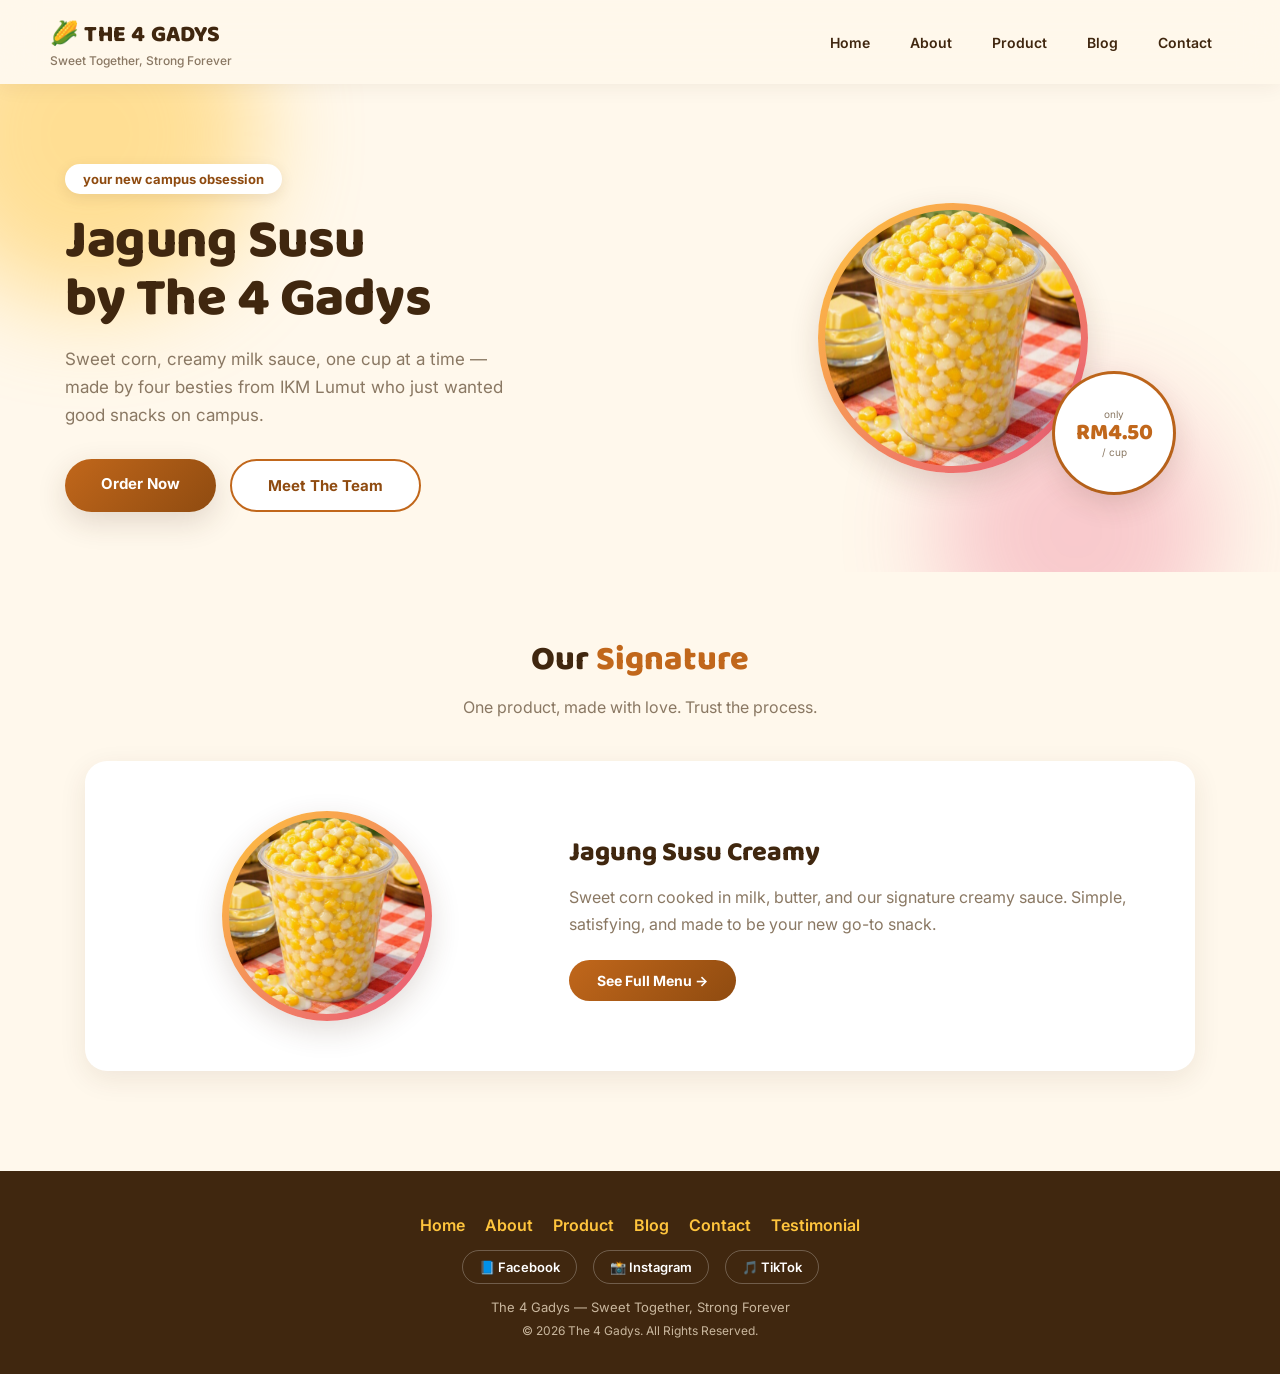
<file: index.html>
<!DOCTYPE html>
<html lang="en">
<head>
    <meta charset="UTF-8">
    <meta name="viewport" content="width=device-width, initial-scale=1.0">
    <title>The 4 Gadys - Home 🌽</title>
    <link rel="stylesheet" href="style.css">
</head>
<body>

    <header>
        <div class="logo">
            <h1>🌽 THE 4 GADYS</h1>
            <span>Sweet Together, Strong Forever</span>
        </div>
        <nav>
            <ul>
                <li><a href="index.html">Home</a></li>
                <li><a href="about.html">About</a></li>
                <li class="has-dropdown" tabindex="0">
                    <a href="product.html">Product</a>
                    <ul class="dropdown-menu">
                        <li><a href="testimonial.html">⭐ Testimonial</a></li>
                    </ul>
                </li>
                <li><a href="blog.html">Blog</a></li>
                <li><a href="contact.html">Contact</a></li>
            </ul>
        </nav>
    </header>

    <!-- ===== HERO ===== -->
    <section class="hero">
        <div class="blob"></div>
        <div class="blob"></div>
        <div class="hero-inner">
            <div class="hero-text">
                <span class="brand-tag">your new campus obsession</span>
                <h1>Jagung Susu<br>by The 4 Gadys</h1>
                <p class="subtitle">Sweet corn, creamy milk sauce, one cup at a time — made by four besties from IKM Lumut who just wanted good snacks on campus.</p>
                <div class="btn-group">
                    <a href="product.html" class="btn-primary">Order Now</a>
                    <a href="about.html" class="btn-secondary">Meet The Team</a>
                </div>
            </div>
            <div class="hero-visual">
                <div class="hero-particles">
                    <span style="left:6%; animation-delay:0s;">🌽</span>
                    <span style="left:20%; animation-delay:1.5s;">🥛</span>
                    <span style="left:35%; animation-delay:3s;">✨</span>
                    <span style="left:58%; animation-delay:0.8s;">🌽</span>
                    <span style="left:75%; animation-delay:2.2s;">🥛</span>
                    <span style="left:88%; animation-delay:1.1s;">✨</span>
                </div>
                <div class="sticker-circle"><img src="jagung.jpeg" alt="Jagung Susu Creamy"></div>
                <div class="price-stamp">
                    <span class="only">only</span>
                    <span class="amount">RM4.50</span>
                    <span class="unit">/ cup</span>
                </div>
            </div>
        </div>
    </section>

    <!-- ===== FEATURED PRODUCT ===== -->
    <section class="container">
        <h2 class="section-title">Our <span class="highlight">Signature</span></h2>
        <p class="section-subtitle">One product, made with love. Trust the process.</p>

        <div class="product-showcase">
            <div class="sticker-circle"><img src="jagung.jpeg" alt="Jagung Susu Creamy"></div>
            <div>
                <h3>Jagung Susu Creamy</h3>
                <p class="desc">Sweet corn cooked in milk, butter, and our signature creamy sauce. Simple, satisfying, and made to be your new go-to snack.</p>
                <a href="product.html" class="btn-order">See Full Menu →</a>
            </div>
        </div>
    </section>

    <!-- ===== FOOTER ===== -->
    <footer>
        <div class="footer-links">
            <a href="index.html">Home</a>
            <a href="about.html">About</a>
            <a href="product.html">Product</a>
            <a href="blog.html">Blog</a>
            <a href="contact.html">Contact</a>
            <a href="testimonial.html">Testimonial</a>
        </div>
        <div class="social-links">
            <a href="https://www.facebook.com/share/1DVT4H9gza/?mibextid=wwXIfr" target="_blank" rel="noopener">📘 Facebook</a>
            <a href="https://www.instagram.com/the4gadys_official?igsi=MXNyb2o3ODE3d2xzaA%3D%3D&utm_source=qr" target="_blank" rel="noopener">📸 Instagram</a>
            <a href="https://www.tiktok.com/@sweetcornn67" target="_blank" rel="noopener">🎵 TikTok</a>
        </div>
        <p style="margin-top:15px;">The 4 Gadys — Sweet Together, Strong Forever</p>
        <p style="margin-top:8px; font-size:12px;">&copy; 2026 The 4 Gadys. All Rights Reserved.</p>
    </footer>

    <script src="script.js" defer></script>
</body>
</html>
</file>
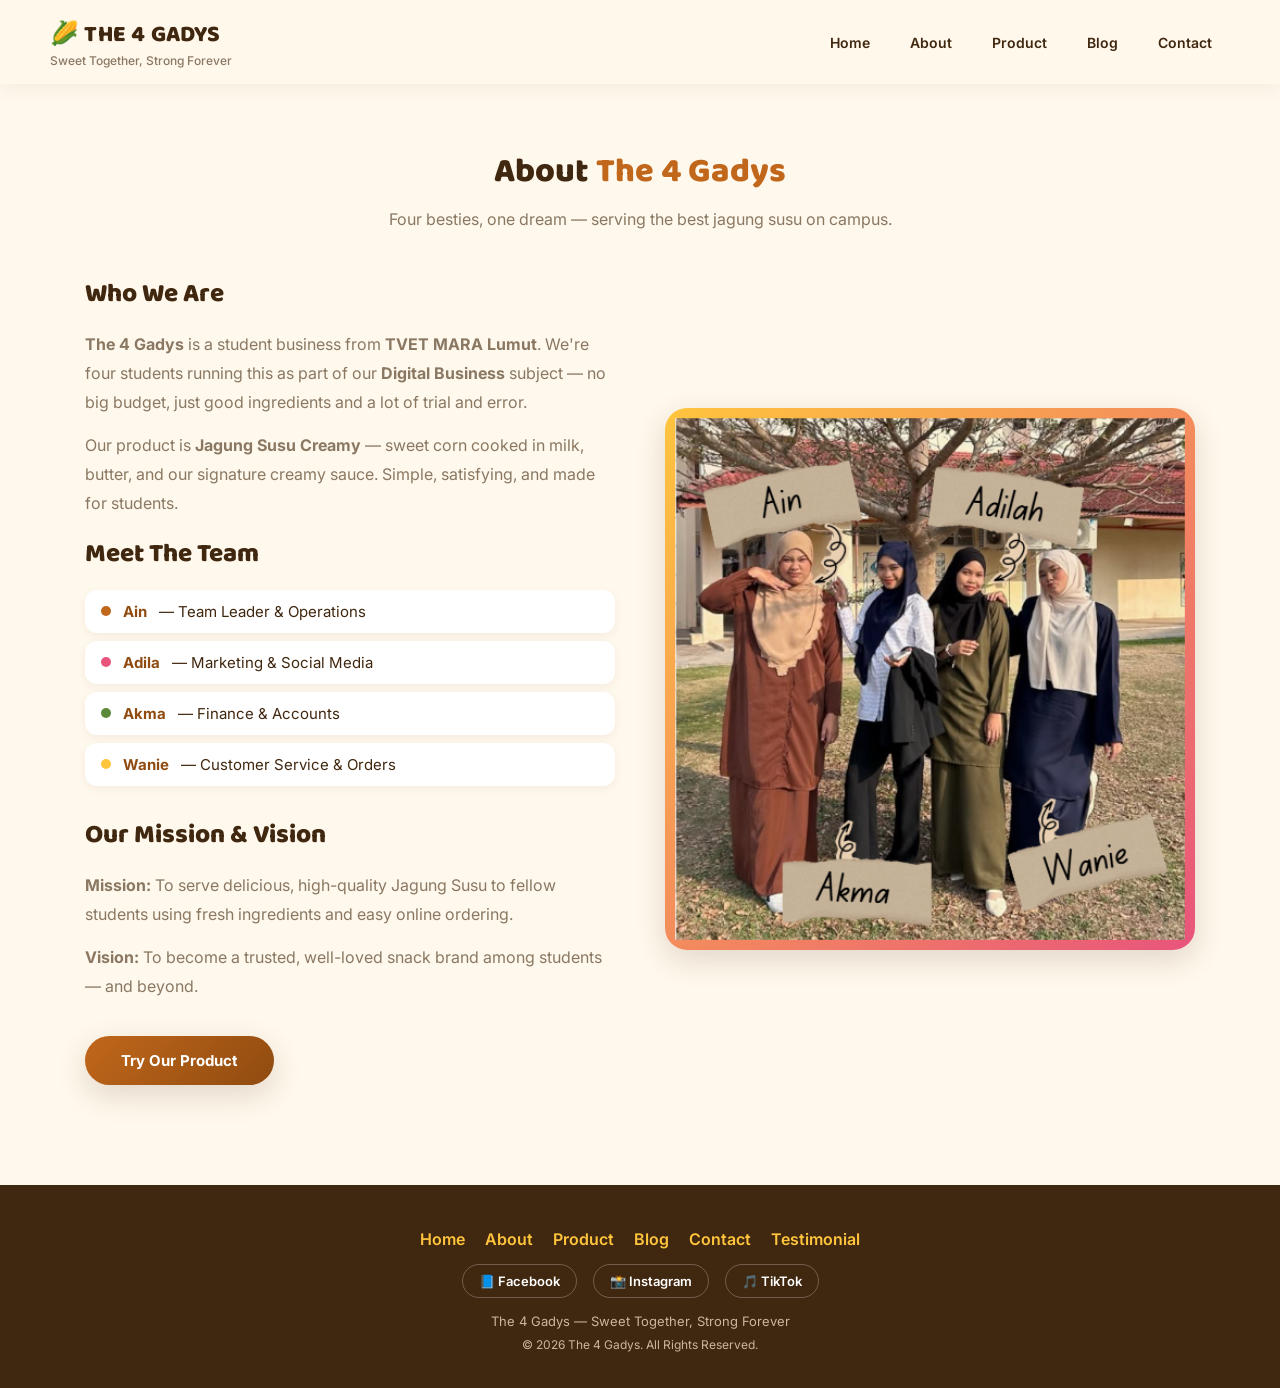
<file: about.html>
<!DOCTYPE html>
<html lang="en">
<head>
    <meta charset="UTF-8">
    <meta name="viewport" content="width=device-width, initial-scale=1.0">
    <title>The 4 Gadys - About 👩‍👩‍👧‍👧</title>
    <link rel="stylesheet" href="style.css">
</head>
<body>

    <!-- ===== HEADER ===== -->
    <header>
        <div class="logo">
            <h1>🌽 THE 4 GADYS</h1>
            <span>Sweet Together, Strong Forever</span>
        </div>
        <nav>
            <ul>
                <li><a href="index.html">Home</a></li>
                <li><a href="about.html">About</a></li>
                <li class="has-dropdown" tabindex="0">
                    <a href="product.html">Product</a>
                    <ul class="dropdown-menu">
                        <li><a href="testimonial.html">⭐ Testimonial</a></li>
                    </ul>
                </li>
                <li><a href="blog.html">Blog</a></li>
                <li><a href="contact.html">Contact</a></li>
            </ul>
        </nav>
    </header>

    <!-- ===== ABOUT SECTION ===== -->
    <section class="container">
        <h2 class="section-title">About <span class="highlight">The 4 Gadys</span></h2>
        <p class="section-subtitle">Four besties, one dream — serving the best jagung susu on campus.</p>

        <div class="about-grid">
            <!-- LEFT: TEXT -->
            <div class="about-text">
                <h2>Who We Are</h2>
                <p><strong>The 4 Gadys</strong> is a student business from <strong>TVET MARA Lumut</strong>. We're four students running this as part of our <strong>Digital Business</strong> subject — no big budget, just good ingredients and a lot of trial and error.</p>

                <p>Our product is <strong>Jagung Susu Creamy</strong> — sweet corn cooked in milk, butter, and our signature creamy sauce. Simple, satisfying, and made for students.</p>

                <h2>Meet The Team</h2>
                <ul class="team-list">
                    <li><span class="dot"></span> <strong>Ain</strong> — Team Leader & Operations</li>
                    <li><span class="dot"></span> <strong>Adila</strong> — Marketing & Social Media</li>
                    <li><span class="dot"></span> <strong>Akma</strong> — Finance & Accounts</li>
                    <li><span class="dot"></span> <strong>Wanie</strong> — Customer Service & Orders</li>
                </ul>

                <br>
                <h2>Our Mission & Vision</h2>
                <p><strong>Mission:</strong> To serve delicious, high-quality Jagung Susu to fellow students using fresh ingredients and easy online ordering.</p>
                <p><strong>Vision:</strong> To become a trusted, well-loved snack brand among students — and beyond.</p>

                <br>
                <a href="product.html" class="btn-primary">Try Our Product</a>
            </div>

            <!-- RIGHT: IMAGE -->
            <div class="about-image">
                <!-- Make sure 'team.png' exists in the same folder as this HTML file -->
                <img src="team.png" alt="The 4 Gadys Team">
            </div>
        </div>
    </section>

    <!-- ===== FOOTER ===== -->
    <footer>
        <div class="footer-links">
            <a href="index.html">Home</a>
            <a href="about.html">About</a>
            <a href="product.html">Product</a>
            <a href="blog.html">Blog</a>
            <a href="contact.html">Contact</a>
            <a href="testimonial.html">Testimonial</a>
        </div>
        <div class="social-links">
            <a href="https://www.facebook.com/share/1DVT4H9gza/?mibextid=wwXIfr" target="_blank" rel="noopener">📘 Facebook</a>
            <a href="https://www.instagram.com/the4gadys_official?igsi=MXNyb2o3ODE3d2xzaA%3D%3D&utm_source=qr" target="_blank" rel="noopener">📸 Instagram</a>
            <a href="https://www.tiktok.com/@sweetcornn67" target="_blank" rel="noopener">🎵 TikTok</a>
        </div>
        <p style="margin-top:15px;">The 4 Gadys — Sweet Together, Strong Forever</p>
        <p style="margin-top:8px; font-size:12px;">&copy; 2026 The 4 Gadys. All Rights Reserved.</p>
    </footer>

    <script src="script.js" defer></script>
</body>
</html>
</file>
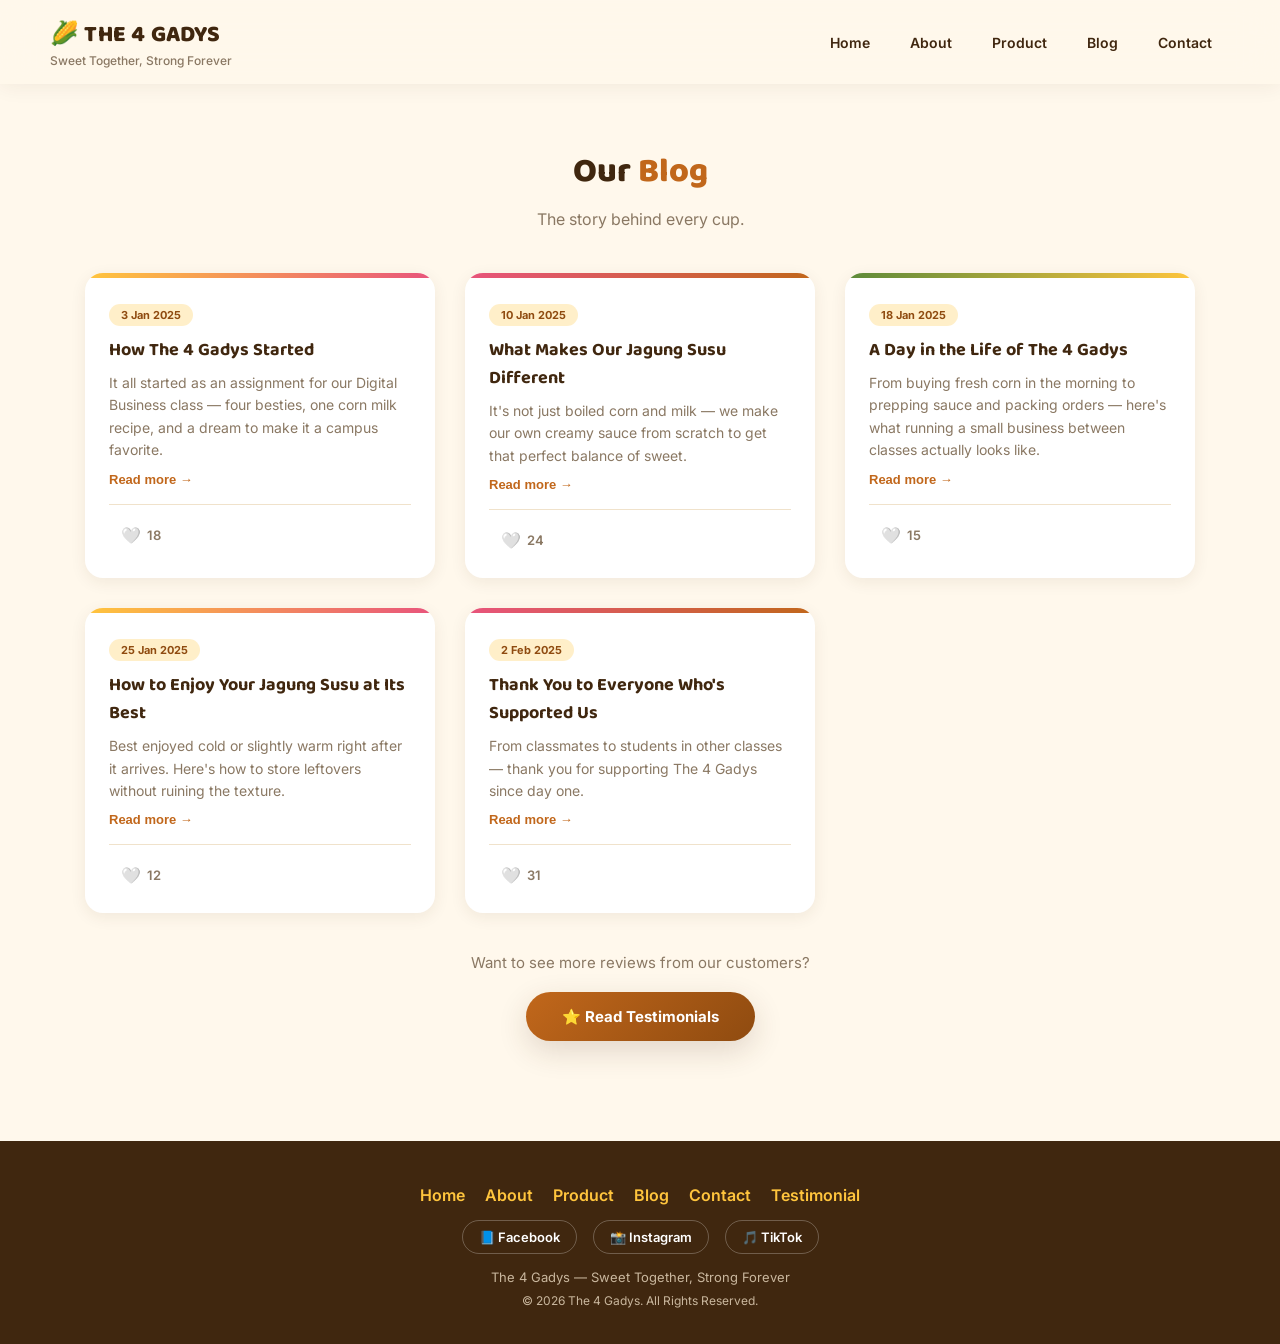
<file: blog.html>
<!DOCTYPE html>
<html lang="en">
<head>
    <meta charset="UTF-8">
    <meta name="viewport" content="width=device-width, initial-scale=1.0">
    <title>The 4 Gadys - Blog 📝</title>
    <link rel="stylesheet" href="style.css">
</head>
<body>

    <header>
        <div class="logo">
            <h1>🌽 THE 4 GADYS</h1>
            <span>Sweet Together, Strong Forever</span>
        </div>
        <nav>
            <ul>
                <li><a href="index.html">Home</a></li>
                <li><a href="about.html">About</a></li>
                <li class="has-dropdown" tabindex="0">
                    <a href="product.html">Product</a>
                    <ul class="dropdown-menu">
                        <li><a href="testimonial.html">⭐ Testimonial</a></li>
                    </ul>
                </li>
                <li><a href="blog.html">Blog</a></li>
                <li><a href="contact.html">Contact</a></li>
            </ul>
        </nav>
    </header>

    <!-- ===== BLOG ===== -->
    <section class="container">
        <h2 class="section-title">Our <span class="highlight">Blog</span></h2>
        <p class="section-subtitle">The story behind every cup.</p>

        <div class="blog-grid">

            <div class="blog-card">
                <span class="date">3 Jan 2025</span>
                <h3>How The 4 Gadys Started</h3>
                <p class="excerpt">It all started as an assignment for our Digital Business class — four besties, one corn milk recipe, and a dream to make it a campus favorite.</p>
                <div class="blog-full">What began as a class project quickly turned into something we actually cared about. We tested our recipe more times than we can count until we landed on the balance of sweet and creamy we have today. From selling to classmates to now taking orders online — this is just the beginning.</div>
                <button class="read-more-btn">Read more →</button>
                <div class="blog-card-footer">
                    <button class="like-btn" data-post-id="post1" data-base-count="18">
                        <span class="heart">🤍</span> <span class="like-count">18</span>
                    </button>
                </div>
            </div>

            <div class="blog-card">
                <span class="date">10 Jan 2025</span>
                <h3>What Makes Our Jagung Susu Different</h3>
                <p class="excerpt">It's not just boiled corn and milk — we make our own creamy sauce from scratch to get that perfect balance of sweet.</p>
                <div class="blog-full">Most versions you'll find use an instant syrup base, but we wanted ours to taste homemade. Our sauce is made fresh in small batches, which is part of why we can only make a limited amount each day — but it's worth it.</div>
                <button class="read-more-btn">Read more →</button>
                <div class="blog-card-footer">
                    <button class="like-btn" data-post-id="post2" data-base-count="24">
                        <span class="heart">🤍</span> <span class="like-count">24</span>
                    </button>
                </div>
            </div>

            <div class="blog-card">
                <span class="date">18 Jan 2025</span>
                <h3>A Day in the Life of The 4 Gadys</h3>
                <p class="excerpt">From buying fresh corn in the morning to prepping sauce and packing orders — here's what running a small business between classes actually looks like.</p>
                <div class="blog-full">Balancing this with our TVET coursework hasn't always been easy, but it's taught us more about time management and teamwork than any textbook could. Every cup that goes out the door is a group effort.</div>
                <button class="read-more-btn">Read more →</button>
                <div class="blog-card-footer">
                    <button class="like-btn" data-post-id="post3" data-base-count="15">
                        <span class="heart">🤍</span> <span class="like-count">15</span>
                    </button>
                </div>
            </div>

            <div class="blog-card">
                <span class="date">25 Jan 2025</span>
                <h3>How to Enjoy Your Jagung Susu at Its Best</h3>
                <p class="excerpt">Best enjoyed cold or slightly warm right after it arrives. Here's how to store leftovers without ruining the texture.</p>
                <div class="blog-full">If you're not drinking it right away, keep it chilled and finish it within a few hours for the best texture. We don't recommend microwaving it — that can break the creamy sauce. Give it a quick stir before drinking to bring it back together.</div>
                <button class="read-more-btn">Read more →</button>
                <div class="blog-card-footer">
                    <button class="like-btn" data-post-id="post4" data-base-count="12">
                        <span class="heart">🤍</span> <span class="like-count">12</span>
                    </button>
                </div>
            </div>

            <div class="blog-card">
                <span class="date">2 Feb 2025</span>
                <h3>Thank You to Everyone Who's Supported Us</h3>
                <p class="excerpt">From classmates to students in other classes — thank you for supporting The 4 Gadys since day one.</p>
                <div class="blog-full">We started this not knowing if anyone outside our friend group would even try it, so seeing regulars come back means everything to us. Check out what our customers have been saying on our Testimonial page.</div>
                <button class="read-more-btn">Read more →</button>
                <div class="blog-card-footer">
                    <button class="like-btn" data-post-id="post5" data-base-count="31">
                        <span class="heart">🤍</span> <span class="like-count">31</span>
                    </button>
                </div>
            </div>

        </div>

        <br><br>
        <div style="text-align:center;">
            <p style="font-size:15px; color:var(--grey);">Want to see more reviews from our customers?</p>
            <br>
            <a href="testimonial.html" class="btn-primary">⭐ Read Testimonials</a>
        </div>
    </section>

    <!-- ===== FOOTER ===== -->
    <footer>
        <div class="footer-links">
            <a href="index.html">Home</a>
            <a href="about.html">About</a>
            <a href="product.html">Product</a>
            <a href="blog.html">Blog</a>
            <a href="contact.html">Contact</a>
            <a href="testimonial.html">Testimonial</a>
        </div>
        <div class="social-links">
            <a href="https://www.facebook.com/share/1DVT4H9gza/?mibextid=wwXIfr" target="_blank" rel="noopener">📘 Facebook</a>
            <a href="https://www.instagram.com/the4gadys_official?igsi=MXNyb2o3ODE3d2xzaA%3D%3D&utm_source=qr" target="_blank" rel="noopener">📸 Instagram</a>
            <a href="https://www.tiktok.com/@sweetcornn67" target="_blank" rel="noopener">🎵 TikTok</a>
        </div>
        <p style="margin-top:15px;">The 4 Gadys — Sweet Together, Strong Forever</p>
        <p style="margin-top:8px; font-size:12px;">&copy; 2026 The 4 Gadys. All Rights Reserved.</p>
    </footer>

    <script src="script.js" defer></script>
</body>
</html>
</file>
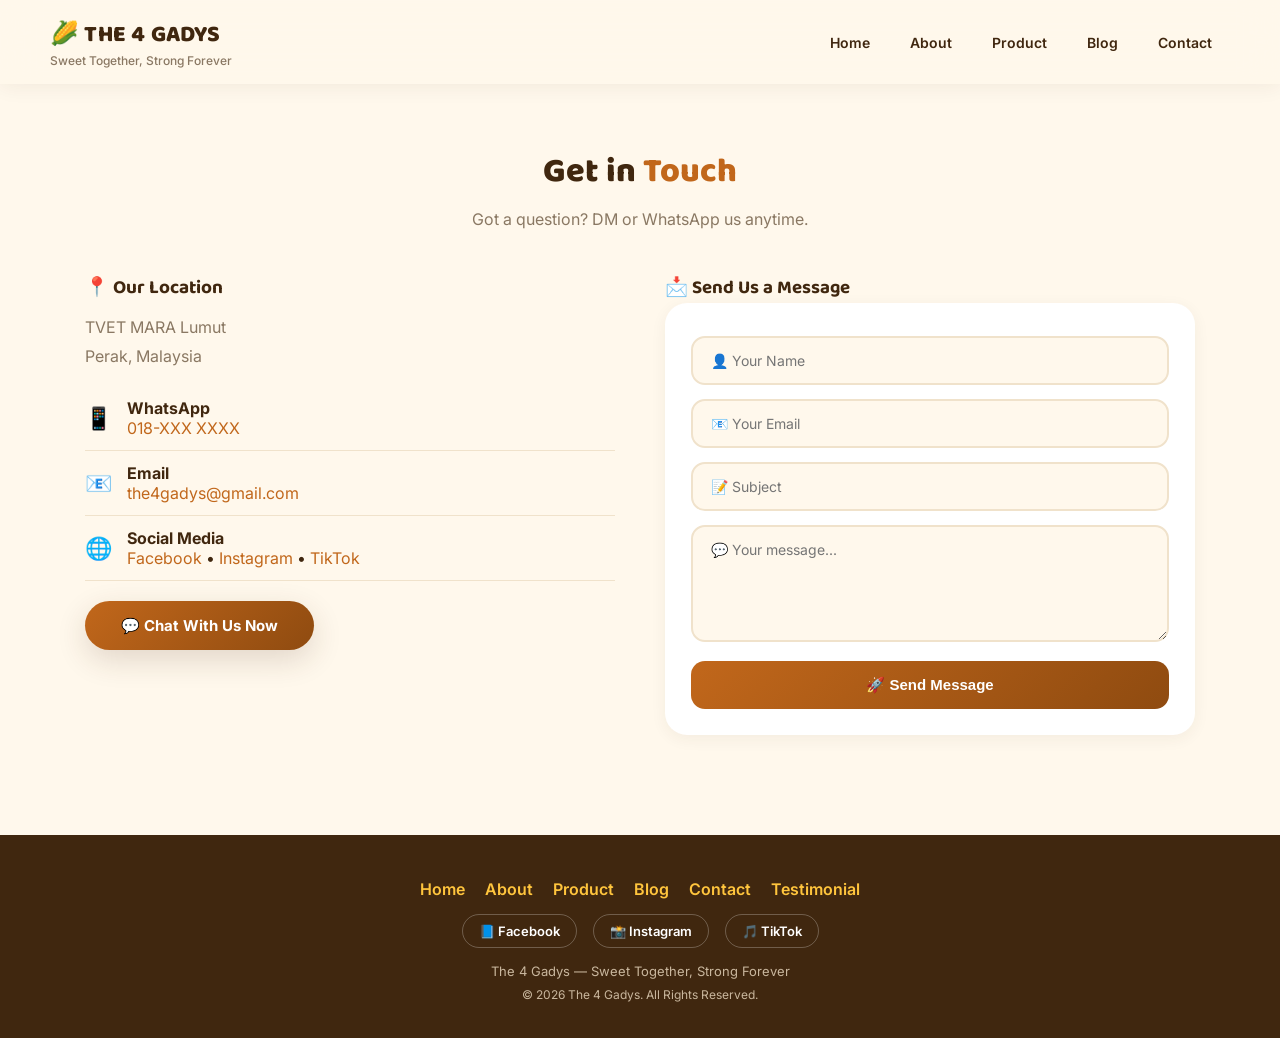
<file: contact.html>
<!DOCTYPE html>
<html lang="en">
<head>
    <meta charset="UTF-8">
    <meta name="viewport" content="width=device-width, initial-scale=1.0">
    <title>The 4 Gadys - Contact 📞</title>
    <link rel="stylesheet" href="style.css">
</head>
<body>

    <header>
        <div class="logo">
            <h1>🌽 THE 4 GADYS</h1>
            <span>Sweet Together, Strong Forever</span>
        </div>
        <nav>
            <ul>
                <li><a href="index.html">Home</a></li>
                <li><a href="about.html">About</a></li>
                <li class="has-dropdown" tabindex="0">
                    <a href="product.html">Product</a>
                    <ul class="dropdown-menu">
                        <li><a href="testimonial.html">⭐ Testimonial</a></li>
                    </ul>
                </li>
                <li><a href="blog.html">Blog</a></li>
                <li><a href="contact.html">Contact</a></li>
            </ul>
        </nav>
    </header>

    <!-- ===== CONTACT ===== -->
    <section class="container">
        <h2 class="section-title">Get in <span class="highlight">Touch</span></h2>
        <p class="section-subtitle">Got a question? DM or WhatsApp us anytime.</p>

        <div class="contact-grid">

            <!-- LEFT: Contact Info -->
            <div class="contact-info">
                <h3>📍 Our Location</h3>
                <p>TVET MARA Lumut<br>Perak, Malaysia</p>

                <div class="contact-item">
                    <span class="icon">📱</span>
                    <div>
                        <strong>WhatsApp</strong><br>
                        <a href="https://wa.me/6018XXXXXXX" style="color:var(--primary); text-decoration:none;">018-XXX XXXX</a>
                    </div>
                </div>

                <div class="contact-item">
                    <span class="icon">📧</span>
                    <div>
                        <strong>Email</strong><br>
                        <a href="mailto:the4gadys@gmail.com" style="color:var(--primary); text-decoration:none;">the4gadys@gmail.com</a>
                    </div>
                </div>

                <div class="contact-item">
                    <span class="icon">🌐</span>
                    <div>
                        <strong>Social Media</strong><br>
                        <a href="https://www.facebook.com/share/1DVT4H9gza/?mibextid=wwXIfr" target="_blank" rel="noopener" style="color:var(--primary); text-decoration:none;">Facebook</a> •
                        <a href="https://www.instagram.com/the4gadys_official?igsi=MXNyb2o3ODE3d2xzaA%3D%3D&utm_source=qr" target="_blank" rel="noopener" style="color:var(--primary); text-decoration:none;">Instagram</a> •
                        <a href="https://www.tiktok.com/@sweetcornn67" target="_blank" rel="noopener" style="color:var(--primary); text-decoration:none;">TikTok</a>
                    </div>
                </div>

                <br>
                <a href="https://wa.me/6018XXXXXXX" class="btn-primary btn-pulse" style="display:inline-block;">💬 Chat With Us Now</a>
            </div>

            <!-- RIGHT: Contact Form -->
            <div>
                <h3>📩 Send Us a Message</h3>
                <form class="contact-form">
                    <input type="text" placeholder="👤 Your Name" required>
                    <input type="email" placeholder="📧 Your Email" required>
                    <input type="text" placeholder="📝 Subject" required>
                    <textarea rows="5" placeholder="💬 Your message..." required></textarea>
                    <button type="submit">🚀 Send Message</button>
                </form>
            </div>

        </div>
    </section>

    <!-- ===== FOOTER ===== -->
    <footer>
        <div class="footer-links">
            <a href="index.html">Home</a>
            <a href="about.html">About</a>
            <a href="product.html">Product</a>
            <a href="blog.html">Blog</a>
            <a href="contact.html">Contact</a>
            <a href="testimonial.html">Testimonial</a>
        </div>
        <div class="social-links">
            <a href="https://www.facebook.com/share/1DVT4H9gza/?mibextid=wwXIfr" target="_blank" rel="noopener">📘 Facebook</a>
            <a href="https://www.instagram.com/the4gadys_official?igsi=MXNyb2o3ODE3d2xzaA%3D%3D&utm_source=qr" target="_blank" rel="noopener">📸 Instagram</a>
            <a href="https://www.tiktok.com/@sweetcornn67" target="_blank" rel="noopener">🎵 TikTok</a>
        </div>
        <p style="margin-top:15px;">The 4 Gadys — Sweet Together, Strong Forever</p>
        <p style="margin-top:8px; font-size:12px;">&copy; 2026 The 4 Gadys. All Rights Reserved.</p>
    </footer>

    <script src="script.js" defer></script>
</body>
</html>
</file>
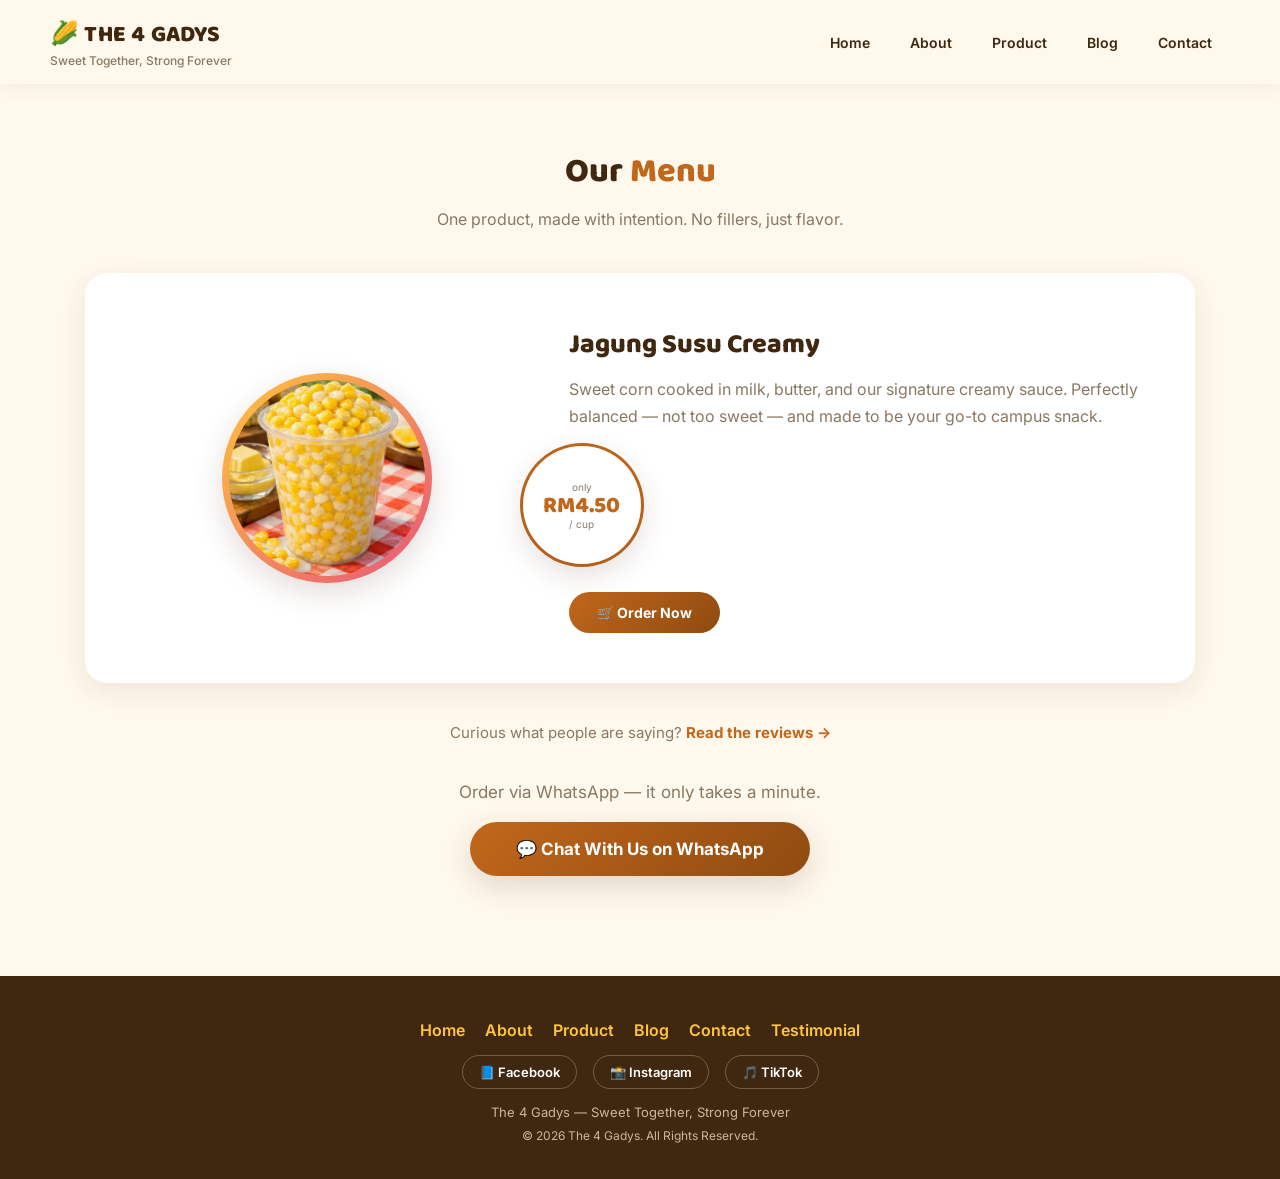
<file: product.html>
<!DOCTYPE html>
<html lang="en">
<head>
    <meta charset="UTF-8">
    <meta name="viewport" content="width=device-width, initial-scale=1.0">
    <title>The 4 Gadys - Product 🌽</title>
    <link rel="stylesheet" href="style.css">
</head>
<body>

    <header>
        <div class="logo">
            <h1>🌽 THE 4 GADYS</h1>
            <span>Sweet Together, Strong Forever</span>
        </div>
        <nav>
            <ul>
                <li><a href="index.html">Home</a></li>
                <li><a href="about.html">About</a></li>
                <li class="has-dropdown" tabindex="0">
                    <a href="product.html">Product</a>
                    <ul class="dropdown-menu">
                        <li><a href="testimonial.html">⭐ Testimonial</a></li>
                    </ul>
                </li>
                <li><a href="blog.html">Blog</a></li>
                <li><a href="contact.html">Contact</a></li>
            </ul>
        </nav>
    </header>

    <!-- ===== PRODUCT ===== -->
    <section class="container">
        <h2 class="section-title">Our <span class="highlight">Menu</span></h2>
        <p class="section-subtitle">One product, made with intention. No fillers, just flavor.</p>

        <div class="product-showcase">
            <div class="sticker-circle"><img src="jagung.jpeg" alt="Jagung Susu Creamy"></div>
            <div>
                <h3>Jagung Susu Creamy</h3>
                <p class="desc">Sweet corn cooked in milk, butter, and our signature creamy sauce. Perfectly balanced — not too sweet — and made to be your go-to campus snack.</p>

                <div class="price-row">
                    <div class="price-stamp">
                        <span class="only">only</span>
                        <span class="amount">RM4.50</span>
                        <span class="unit">/ cup</span>
                    </div>
                </div>

                <a href="https://wa.me/6018XXXXXXX" class="btn-order">🛒 Order Now</a>
            </div>
        </div>

        <br><br>
        <div style="text-align:center;">
            <p style="font-size:15px; color:var(--grey);">Curious what people are saying? <a href="testimonial.html" style="color:var(--primary); font-weight:700; text-decoration:none;">Read the reviews →</a></p>
        </div>

        <br><br>
        <div style="text-align:center;">
            <p style="font-size:17px; color:var(--grey);">Order via WhatsApp — it only takes a minute.</p>
            <br>
            <a href="https://wa.me/6018XXXXXXX" class="btn-primary btn-pulse" style="font-size:17px; padding:17px 46px;">💬 Chat With Us on WhatsApp</a>
        </div>
    </section>

    <!-- ===== FOOTER ===== -->
    <footer>
        <div class="footer-links">
            <a href="index.html">Home</a>
            <a href="about.html">About</a>
            <a href="product.html">Product</a>
            <a href="blog.html">Blog</a>
            <a href="contact.html">Contact</a>
            <a href="testimonial.html">Testimonial</a>
        </div>
        <div class="social-links">
            <a href="https://www.facebook.com/share/1DVT4H9gza/?mibextid=wwXIfr" target="_blank" rel="noopener">📘 Facebook</a>
            <a href="https://www.instagram.com/the4gadys_official?igsi=MXNyb2o3ODE3d2xzaA%3D%3D&utm_source=qr" target="_blank" rel="noopener">📸 Instagram</a>
            <a href="https://www.tiktok.com/@sweetcornn67" target="_blank" rel="noopener">🎵 TikTok</a>
        </div>
        <p style="margin-top:15px;">The 4 Gadys — Sweet Together, Strong Forever</p>
        <p style="margin-top:8px; font-size:12px;">&copy; 2026 The 4 Gadys. All Rights Reserved.</p>
    </footer>

    <script src="script.js" defer></script>
</body>
</html>
</file>
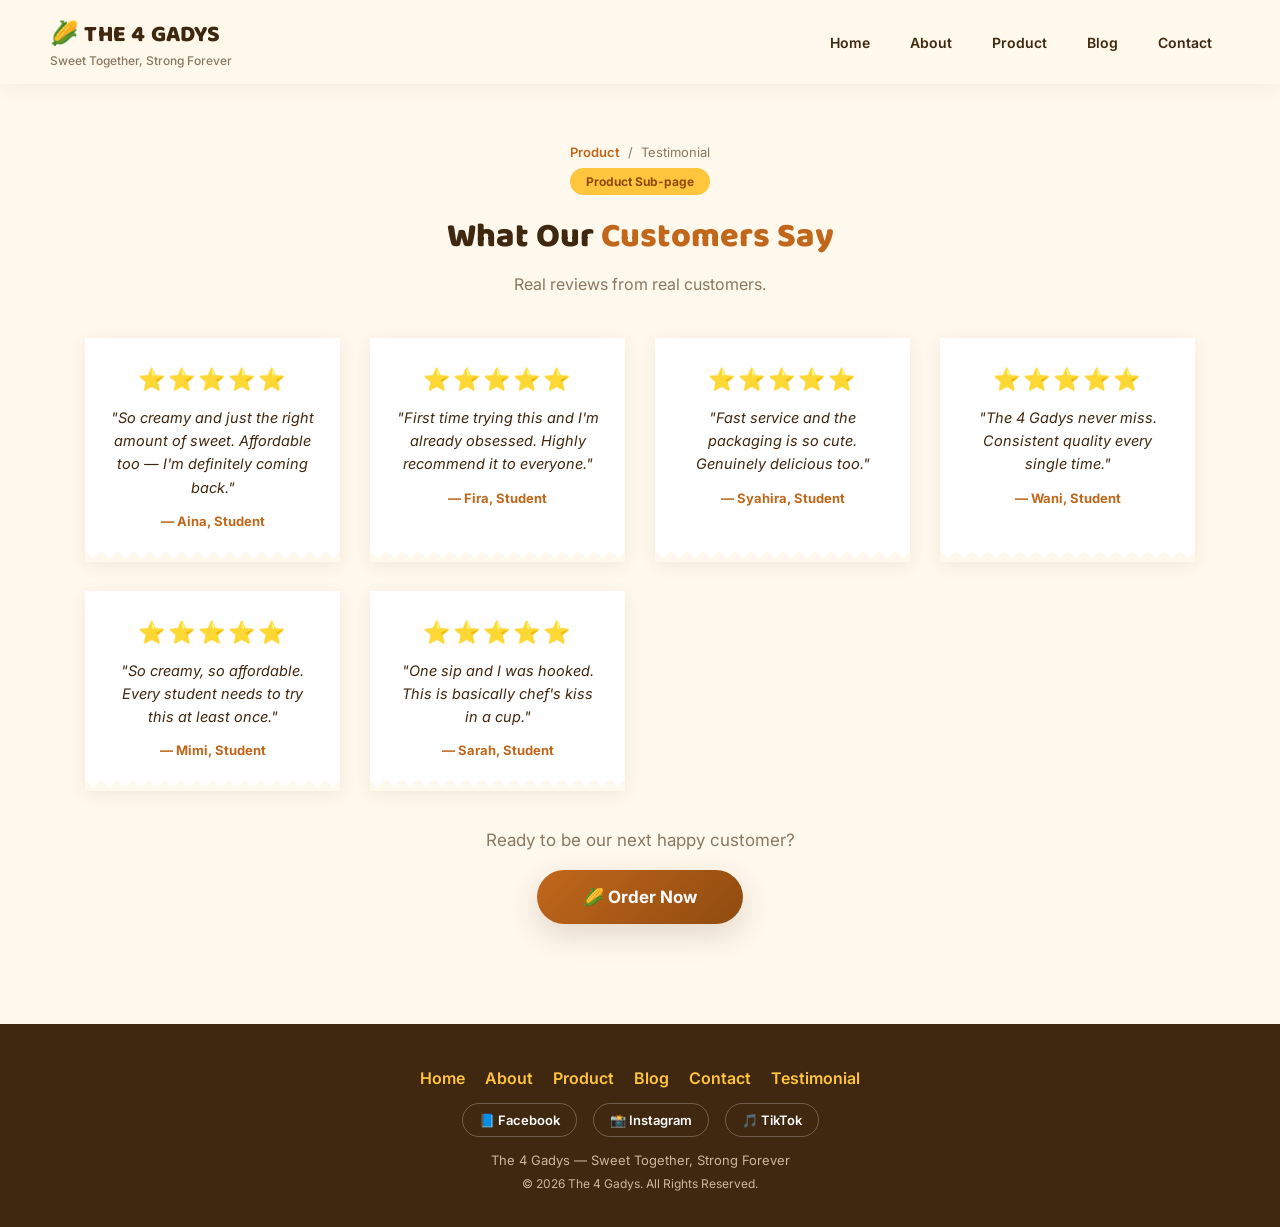
<file: testimonial.html>
<!DOCTYPE html>
<html lang="en">
<head>
    <meta charset="UTF-8">
    <meta name="viewport" content="width=device-width, initial-scale=1.0">
    <title>The 4 Gadys - Testimonial ⭐</title>
    <link rel="stylesheet" href="style.css">
</head>
<body>

    <header>
        <div class="logo">
            <h1>🌽 THE 4 GADYS</h1>
            <span>Sweet Together, Strong Forever</span>
        </div>
        <nav>
            <ul>
                <li><a href="index.html">Home</a></li>
                <li><a href="about.html">About</a></li>
                <li class="has-dropdown" tabindex="0">
                    <a href="product.html">Product</a>
                    <ul class="dropdown-menu">
                        <li><a href="testimonial.html">⭐ Testimonial</a></li>
                    </ul>
                </li>
                <li><a href="blog.html">Blog</a></li>
                <li><a href="contact.html">Contact</a></li>
            </ul>
        </nav>
    </header>

    <!-- ===== TESTIMONIAL ===== -->
    <section class="container">
        <p class="breadcrumb"><a href="product.html">Product</a> &nbsp;/&nbsp; Testimonial</p>
        <div style="text-align:center; margin-bottom:14px;"><span class="subpage-tag">Product Sub-page</span></div>
        <h2 class="section-title">What Our <span class="highlight">Customers Say</span></h2>
        <p class="section-subtitle">Real reviews from real customers.</p>

        <div class="testimonial-grid">

            <div class="testimonial-card">
                <div class="stars">⭐⭐⭐⭐⭐</div>
                <p>"So creamy and just the right amount of sweet. Affordable too — I'm definitely coming back."</p>
                <h4>— Aina, Student</h4>
            </div>

            <div class="testimonial-card">
                <div class="stars">⭐⭐⭐⭐⭐</div>
                <p>"First time trying this and I'm already obsessed. Highly recommend it to everyone."</p>
                <h4>— Fira, Student</h4>
            </div>

            <div class="testimonial-card">
                <div class="stars">⭐⭐⭐⭐⭐</div>
                <p>"Fast service and the packaging is so cute. Genuinely delicious too."</p>
                <h4>— Syahira, Student</h4>
            </div>

            <div class="testimonial-card">
                <div class="stars">⭐⭐⭐⭐⭐</div>
                <p>"The 4 Gadys never miss. Consistent quality every single time."</p>
                <h4>— Wani, Student</h4>
            </div>

            <div class="testimonial-card">
                <div class="stars">⭐⭐⭐⭐⭐</div>
                <p>"So creamy, so affordable. Every student needs to try this at least once."</p>
                <h4>— Mimi, Student</h4>
            </div>

            <div class="testimonial-card">
                <div class="stars">⭐⭐⭐⭐⭐</div>
                <p>"One sip and I was hooked. This is basically chef's kiss in a cup."</p>
                <h4>— Sarah, Student</h4>
            </div>

        </div>

        <br><br>
        <div style="text-align:center;">
            <p style="font-size:17px; color:var(--grey);">Ready to be our next happy customer?</p>
            <br>
            <a href="product.html" class="btn-primary" style="font-size:17px; padding:17px 46px;">🌽 Order Now</a>
        </div>
    </section>

    <!-- ===== FOOTER ===== -->
    <footer>
        <div class="footer-links">
            <a href="index.html">Home</a>
            <a href="about.html">About</a>
            <a href="product.html">Product</a>
            <a href="blog.html">Blog</a>
            <a href="contact.html">Contact</a>
            <a href="testimonial.html">Testimonial</a>
        </div>
        <div class="social-links">
            <a href="https://www.facebook.com/share/1DVT4H9gza/?mibextid=wwXIfr" target="_blank" rel="noopener">📘 Facebook</a>
            <a href="https://www.instagram.com/the4gadys_official?igsi=MXNyb2o3ODE3d2xzaA%3D%3D&utm_source=qr" target="_blank" rel="noopener">📸 Instagram</a>
            <a href="https://www.tiktok.com/@sweetcornn67" target="_blank" rel="noopener">🎵 TikTok</a>
        </div>
        <p style="margin-top:15px;">The 4 Gadys — Sweet Together, Strong Forever</p>
        <p style="margin-top:8px; font-size:12px;">&copy; 2026 The 4 Gadys. All Rights Reserved.</p>
    </footer>

    <script src="script.js" defer></script>
</body>
</html>
</file>
<file: style.css>
/* ============================================
   THE 4 GADYS - MASTER CSS (v4)
   Glossy corn-gold + caramel brand, soft gradient
   blobs for depth, bold Baloo 2 type, always-visible
   content with load-in motion (no scroll-gated hiding).
   ============================================ */

@import url('https://fonts.googleapis.com/css2?family=Baloo+2:wght@500;600;700;800&family=Inter:wght@400;500;600;700&display=swap');

* { margin: 0; padding: 0; box-sizing: border-box; }
html { scroll-behavior: smooth; }

body {
    font-family: 'Inter', sans-serif;
    background: var(--cream);
    color: var(--dark);
    overflow-x: hidden;
}

:root {
    --primary: #C1671B;
    --primary-dark: #8F4B10;
    --primary-light: #FFD873;
    --gold: #FFC53D;
    --pink: #E8547C;
    --green: #5C8A3A;
    --cream: #FFF8EC;
    --white: #FFFFFF;
    --dark: #40270F;
    --grey: #8A7863;
    --shadow: 0 10px 30px rgba(74, 46, 26, 0.16);
    --shadow-hover: 0 16px 40px rgba(74, 46, 26, 0.26);
    --border-radius: 22px;
    --transition: all 0.3s cubic-bezier(0.25, 0.46, 0.45, 0.94);
}

h1, h2, h3, .logo h1 { font-family: 'Baloo 2', sans-serif; }

::-webkit-scrollbar { width: 10px; }
::-webkit-scrollbar-track { background: #FFF1D9; }
::-webkit-scrollbar-thumb { background: var(--gold); border-radius: 50px; }
::-webkit-scrollbar-thumb:hover { background: var(--primary); }

/* ---------- Soft gradient blobs (depth, no clutter) ---------- */
.blob {
    position: absolute;
    border-radius: 50%;
    filter: blur(50px);
    opacity: 0.5;
    z-index: 0;
    pointer-events: none;
}

/* ---------- HEADER / NAV ---------- */
header {
    background: rgba(255, 248, 236, 0.9);
    backdrop-filter: blur(18px);
    -webkit-backdrop-filter: blur(18px);
    padding: 16px 50px;
    display: flex;
    justify-content: space-between;
    align-items: center;
    position: sticky;
    top: 0;
    z-index: 1000;
    box-shadow: 0 2px 20px rgba(74, 46, 26, 0.07);
}

.logo h1 { font-size: 23px; font-weight: 800; color: var(--dark); letter-spacing: 0.2px; }
.logo span { font-size: 12px; color: var(--grey); font-weight: 500; display: block; font-family: 'Inter', sans-serif; }

nav ul { display: flex; list-style: none; gap: 4px; }
nav ul li { position: relative; }

nav ul li a {
    color: var(--dark);
    text-decoration: none;
    font-size: 14px;
    font-weight: 600;
    padding: 10px 18px;
    border-radius: 50px;
    transition: var(--transition);
    display: inline-block;
    position: relative;
}
nav ul li a:hover { color: var(--primary-dark); background: rgba(255, 197, 61, 0.32); }
nav ul li a::after {
    content: '';
    position: absolute;
    bottom: 4px; left: 50%;
    width: 0; height: 3px;
    background: var(--primary);
    border-radius: 50px;
    transition: all 0.3s ease;
    transform: translateX(-50%);
}
nav ul li a:hover::after { width: 50%; }

.has-dropdown { position: relative; }
.dropdown-menu {
    display: none;
    position: absolute;
    top: 100%; left: 0;
    background: var(--white);
    min-width: 180px;
    border-radius: 14px;
    box-shadow: var(--shadow);
    padding: 8px;
    z-index: 1001;
}
.has-dropdown:hover .dropdown-menu,
.has-dropdown:focus-within .dropdown-menu { display: block; }
.dropdown-menu li { list-style: none; }
.dropdown-menu li a { display: block; padding: 10px 14px; font-size: 13px; white-space: nowrap; border-radius: 10px; }
.dropdown-menu li a::after { display: none; }
.dropdown-menu li a:hover { background: rgba(255, 197, 61, 0.3); }

/* ---------- HERO ---------- */
.hero { background: var(--cream); padding: 80px 50px 60px; position: relative; overflow: hidden; }
.hero .blob:nth-child(1) { width: 340px; height: 340px; background: var(--gold); top: -120px; left: -80px; }
.hero .blob:nth-child(2) { width: 280px; height: 280px; background: var(--pink); bottom: -100px; right: 5%; opacity: 0.28; }

.hero-inner {
    max-width: 1150px;
    margin: 0 auto;
    display: grid;
    grid-template-columns: 1.05fr 0.95fr;
    gap: 46px;
    align-items: center;
    position: relative;
    z-index: 1;
}

.hero-text .brand-tag {
    display: inline-block;
    font-size: 13px;
    font-weight: 700;
    color: var(--primary-dark);
    background: var(--white);
    padding: 7px 18px;
    border-radius: 50px;
    margin-bottom: 18px;
    box-shadow: 0 4px 14px rgba(74, 46, 26, 0.1);
}

.hero-text h1 { font-size: 54px; font-weight: 800; color: var(--dark); line-height: 1.08; letter-spacing: -0.5px; }
.hero-text .subtitle { font-size: 17px; color: var(--grey); margin-top: 16px; max-width: 42ch; line-height: 1.65; }
.hero-text .btn-group { margin-top: 30px; display: flex; gap: 14px; flex-wrap: wrap; }

.hero-visual { position: relative; display: flex; justify-content: center; align-items: center; min-height: 320px; }

.hero-particles { position: absolute; inset: 0; pointer-events: none; overflow: hidden; z-index: 1; }
.hero-particles span { position: absolute; top: -40px; font-size: 20px; opacity: 0; animation: particleFall 9s linear infinite; }
@keyframes particleFall {
    0%   { transform: translateY(-40px) rotate(0deg); opacity: 0; }
    10%  { opacity: 0.55; }
    90%  { opacity: 0.55; }
    100% { transform: translateY(420px) rotate(200deg); opacity: 0; }
}

/* ---------- STICKER CIRCLE (photo frame, glossy gradient ring) ---------- */
.sticker-circle {
    width: 270px; height: 270px;
    border-radius: 50%;
    background: linear-gradient(135deg, var(--gold), var(--pink));
    padding: 7px;
    display: flex; align-items: center; justify-content: center;
    font-size: 100px;
    box-shadow: var(--shadow);
    animation: stickerFloat 4.5s ease-in-out infinite;
    position: relative;
    z-index: 1;
}
.sticker-circle img,
.sticker-circle .inner {
    width: 100%; height: 100%;
    border-radius: 50%;
    object-fit: cover;
    display: block;
    background: var(--white);
}
@keyframes stickerFloat {
    0%, 100% { transform: rotate(-2deg) translateY(0); }
    50%      { transform: rotate(1deg) translateY(-12px); }
}
.product-showcase .sticker-circle { width: 210px; height: 210px; font-size: 80px; margin: 0 auto; }

/* ---------- PRICE BADGE ---------- */
.price-stamp {
    --stamp-rot: 6deg;
    position: absolute;
    bottom: 6px; right: 8%;
    width: 118px; height: 118px;
    border-radius: 50%;
    background: var(--white);
    box-shadow: var(--shadow), 0 0 0 3px var(--primary);
    display: flex; flex-direction: column; align-items: center; justify-content: center;
    overflow: hidden;
    animation: stampWiggle 3s ease-in-out infinite;
    z-index: 2;
}
.product-showcase .price-stamp { position: relative; --stamp-rot: -4deg; }
@keyframes stampWiggle {
    0%, 100% { transform: rotate(var(--stamp-rot)); }
    50%      { transform: rotate(calc(var(--stamp-rot) + 4deg)); }
}
.price-stamp::before {
    content: '';
    position: absolute;
    top: -50%; left: -60%;
    width: 35%; height: 200%;
    background: linear-gradient(120deg, transparent, rgba(255,255,255,0.75), transparent);
    transform: rotate(20deg);
    animation: shineSweep 3.5s ease-in-out infinite;
}
@keyframes shineSweep { 0% { left: -60%; } 40% { left: 130%; } 100% { left: 130%; } }
.price-stamp .only { font-size: 10px; color: var(--grey); }
.price-stamp .amount { font-family: 'Baloo 2', sans-serif; font-size: 23px; font-weight: 800; color: var(--primary); line-height: 1.1; }
.price-stamp .unit { font-size: 10px; color: var(--grey); }

/* ---------- BUTTONS ---------- */
.btn-primary {
    display: inline-block;
    background: linear-gradient(135deg, var(--primary), var(--primary-dark));
    color: white; padding: 15px 36px; border-radius: 50px;
    text-decoration: none; font-weight: 700; font-size: 15px;
    transition: var(--transition); box-shadow: var(--shadow); border: none; cursor: pointer;
}
.btn-primary:hover { transform: translateY(-4px); box-shadow: var(--shadow-hover); }

.btn-secondary {
    display: inline-block; background: var(--white); color: var(--primary-dark);
    padding: 15px 36px; border-radius: 50px; text-decoration: none;
    font-weight: 700; font-size: 15px; border: 2px solid var(--primary);
    transition: var(--transition); cursor: pointer;
}
.btn-secondary:hover { background: var(--primary); color: white; transform: translateY(-4px); }

.btn-order {
    display: inline-block;
    background: linear-gradient(135deg, var(--primary), var(--primary-dark));
    color: white; padding: 12px 28px; border-radius: 50px;
    text-decoration: none; font-weight: 700; font-size: 14px;
    transition: var(--transition); border: none; cursor: pointer;
}
.btn-order:hover { transform: scale(1.05); box-shadow: var(--shadow-hover); }

@keyframes ctaPulse {
    0%   { box-shadow: 0 0 0 0 rgba(193, 103, 27, 0.4), var(--shadow); }
    70%  { box-shadow: 0 0 0 14px rgba(193, 103, 27, 0), var(--shadow); }
    100% { box-shadow: 0 0 0 0 rgba(193, 103, 27, 0), var(--shadow); }
}
.btn-pulse { animation: ctaPulse 2.2s ease-out infinite; }

/* ---------- HERO ENTRANCE (load animation, always ends visible) ---------- */
.hero-text .brand-tag, .hero-text h1, .hero-text .subtitle, .hero-text .btn-group, .hero-visual {
    animation: heroPop 0.7s ease forwards;
}
.hero-text .brand-tag { animation-delay: 0.05s; }
.hero-text h1          { animation-delay: 0.15s; }
.hero-text .subtitle   { animation-delay: 0.30s; }
.hero-text .btn-group  { animation-delay: 0.45s; }
.hero-visual           { animation-delay: 0.25s; }
@keyframes heroPop { from { opacity: 0; transform: translateY(18px); } to { opacity: 1; transform: translateY(0); } }

/* ---------- CONTAINER / SECTION TITLES ---------- */
.container { max-width: 1150px; margin: 0 auto; padding: 60px 20px; position: relative; }
.section-title { text-align: center; font-size: 34px; font-weight: 800; color: var(--dark); margin-bottom: 10px; }
.section-title .highlight { color: var(--primary); }
.section-subtitle { text-align: center; color: var(--grey); font-size: 16px; margin-bottom: 44px; }

/* ---------- PRODUCT SHOWCASE ---------- */
.product-showcase {
    display: grid; grid-template-columns: 0.8fr 1.2fr; gap: 50px; align-items: center;
    background: var(--white); border-radius: var(--border-radius);
    box-shadow: 0 8px 28px rgba(74, 46, 26, 0.09); padding: 50px; position: relative;
    animation: fadeUp 0.7s ease forwards;
}
@keyframes fadeUp { from { opacity: 0; transform: translateY(20px); } to { opacity: 1; transform: translateY(0); } }
.product-showcase h3 { font-size: 27px; font-weight: 800; color: var(--dark); margin-bottom: 10px; }
.product-showcase .desc { color: var(--grey); line-height: 1.7; margin-bottom: 22px; }
.product-showcase .price-row { display: flex; align-items: center; gap: 16px; margin-bottom: 22px; }

/* ---------- BLOG - clean cards, top accent bar, like + read more ---------- */
.blog-grid { display: grid; grid-template-columns: repeat(auto-fit, minmax(280px, 1fr)); gap: 30px; }

.blog-card {
    background: var(--white);
    padding: 30px 24px 22px;
    border-radius: 18px;
    box-shadow: 0 4px 16px rgba(74, 46, 26, 0.08);
    transition: transform 0.3s ease, box-shadow 0.3s ease;
    position: relative;
    overflow: hidden;
    animation: fadeUp 0.6s ease both;
}
.blog-grid .blog-card:nth-child(1) { animation-delay: 0s; }
.blog-grid .blog-card:nth-child(2) { animation-delay: 0.08s; }
.blog-grid .blog-card:nth-child(3) { animation-delay: 0.16s; }
.blog-grid .blog-card:nth-child(4) { animation-delay: 0.24s; }
.blog-grid .blog-card:nth-child(5) { animation-delay: 0.32s; }

.blog-card::before {
    content: ''; position: absolute; top: 0; left: 0; right: 0; height: 5px;
    background: linear-gradient(90deg, var(--gold), var(--pink));
}
.blog-card:nth-child(3n+2)::before { background: linear-gradient(90deg, var(--pink), var(--primary)); }
.blog-card:nth-child(3n+3)::before { background: linear-gradient(90deg, var(--green), var(--gold)); }
.blog-card:hover { transform: translateY(-6px); box-shadow: var(--shadow-hover); }

.blog-card .date {
    display: inline-block;
    font-size: 11px; font-weight: 700; color: var(--primary-dark);
    background: rgba(255, 197, 61, 0.28); padding: 4px 12px; border-radius: 50px;
    margin-bottom: 10px;
}
.blog-card h3 { font-size: 18px; font-weight: 700; color: var(--dark); margin-bottom: 8px; }
.blog-card p.excerpt { font-size: 14px; color: var(--grey); line-height: 1.6; }
.blog-full { display: none; margin-top: 10px; font-size: 14px; color: var(--grey); line-height: 1.6; }
.blog-full.open { display: block; }

.read-more-btn {
    background: none; border: none; cursor: pointer; padding: 0; margin-top: 10px;
    color: var(--primary); font-weight: 700; font-size: 13px;
    display: inline-flex; align-items: center; gap: 4px; transition: var(--transition);
}
.read-more-btn:hover { color: var(--primary-dark); gap: 7px; }

.blog-card-footer {
    display: flex; justify-content: space-between; align-items: center;
    margin-top: 16px; padding-top: 14px; border-top: 1px solid #F0E2CB;
}
.like-btn {
    display: inline-flex; align-items: center; gap: 6px;
    background: none; border: none; cursor: pointer;
    font-size: 13px; font-weight: 600; color: var(--grey);
    padding: 6px 12px; border-radius: 50px; transition: var(--transition);
    font-family: 'Inter', sans-serif;
}
.like-btn:hover { background: rgba(232, 84, 124, 0.1); }
.like-btn .heart { font-size: 16px; display: inline-block; transition: transform 0.25s ease; }
.like-btn.liked { color: var(--pink); }
.like-btn.bump .heart { animation: heartBump 0.35s ease; }
@keyframes heartBump { 0% { transform: scale(1); } 40% { transform: scale(1.35); } 100% { transform: scale(1); } }

/* ---------- TESTIMONIAL - receipt-style cards ---------- */
.subpage-tag {
    display: inline-block; font-size: 12px; font-weight: 700; color: var(--primary-dark);
    background: var(--gold); padding: 6px 16px; border-radius: 50px;
}
.breadcrumb { text-align: center; font-size: 13px; color: var(--grey); margin-bottom: 8px; }
.breadcrumb a { color: var(--primary); text-decoration: none; font-weight: 600; }

.testimonial-grid { display: grid; grid-template-columns: repeat(auto-fit, minmax(250px, 1fr)); gap: 30px 30px; margin-top: 10px; }

.testimonial-card {
    background: var(--white); padding: 28px 24px 32px; text-align: center; position: relative;
    box-shadow: 0 4px 16px rgba(74, 46, 26, 0.08);
    transition: transform 0.3s ease;
    animation: fadeUp 0.6s ease both;
}
.testimonial-grid .testimonial-card:nth-child(1) { animation-delay: 0s; }
.testimonial-grid .testimonial-card:nth-child(2) { animation-delay: 0.08s; }
.testimonial-grid .testimonial-card:nth-child(3) { animation-delay: 0.16s; }
.testimonial-grid .testimonial-card:nth-child(4) { animation-delay: 0.24s; }
.testimonial-grid .testimonial-card:nth-child(5) { animation-delay: 0.32s; }
.testimonial-grid .testimonial-card:nth-child(6) { animation-delay: 0.40s; }

.testimonial-card::after {
    content: ''; position: absolute; bottom: -1px; left: 0; right: 0; height: 16px;
    background:
        linear-gradient(-45deg, var(--cream) 8px, transparent 8px) 0 0/16px 16px,
        linear-gradient(45deg, var(--cream) 8px, transparent 8px) 0 0/16px 16px;
    background-repeat: repeat-x;
}
.testimonial-card:hover { transform: translateY(-6px); }
.testimonial-card .stars { color: var(--gold); font-size: 22px; letter-spacing: 3px; }
.testimonial-card p { font-size: 14.5px; color: var(--dark); margin: 14px 0; font-style: italic; line-height: 1.6; }
.testimonial-card h4 { font-size: 13px; font-weight: 700; color: var(--primary); }

/* ---------- ABOUT ---------- */
.about-grid { display: grid; grid-template-columns: 1fr 1fr; gap: 50px; align-items: center; }
.about-text h2 { font-size: 26px; font-weight: 800; color: var(--dark); margin-bottom: 15px; }
.about-text p { color: var(--grey); line-height: 1.8; margin-bottom: 15px; }

.team-list { list-style: none; padding: 0; }
.team-list li {
    padding: 12px 16px; font-size: 15px; color: var(--dark);
    background: var(--white); border-radius: 12px; margin-bottom: 8px;
    box-shadow: 0 3px 10px rgba(74, 46, 26, 0.06);
    display: flex; align-items: center; gap: 12px;
    transition: var(--transition);
}
.team-list li:hover { transform: translateX(4px); box-shadow: 0 4px 14px rgba(74, 46, 26, 0.1); }
.team-list li .dot { width: 10px; height: 10px; border-radius: 50%; flex-shrink: 0; }
.team-list li:nth-child(1) .dot { background: var(--primary); }
.team-list li:nth-child(2) .dot { background: var(--pink); }
.team-list li:nth-child(3) .dot { background: var(--green); }
.team-list li:nth-child(4) .dot { background: var(--gold); }
.team-list li strong { color: var(--primary-dark); }

.about-image {
    background: linear-gradient(135deg, var(--gold), var(--pink));
    border-radius: var(--border-radius);
    box-shadow: var(--shadow);
    padding: 8px;
    min-height: 320px;
    position: relative;
}
.about-image .inner-frame {
    background: var(--white);
    border-radius: calc(var(--border-radius) - 6px);
    overflow: hidden;
    min-height: 300px;
    display: flex; align-items: center; justify-content: center;
    width: 100%; height: 100%;
}
.about-image img { width: 100%; height: 100%; object-fit: cover; display: block; }
.about-image .placeholder { text-align: center; padding: 40px; color: var(--grey); }
.about-image .placeholder .icon { font-size: 56px; display: block; margin-bottom: 10px; }
.about-image .placeholder small { font-size: 13px; }

/* ---------- CONTACT ---------- */
.contact-grid { display: grid; grid-template-columns: 1fr 1fr; gap: 50px; }
.contact-info h3 { font-size: 19px; font-weight: 700; color: var(--dark); margin-bottom: 10px; }
.contact-info p { color: var(--grey); line-height: 1.8; margin-bottom: 15px; }
.contact-info .contact-item { display: flex; align-items: center; gap: 15px; padding: 12px 0; border-bottom: 1px solid #F0E2CB; }
.contact-info .contact-item .icon { font-size: 22px; }

.contact-form { background: var(--white); padding: 26px; border-radius: var(--border-radius); box-shadow: 0 4px 16px rgba(74,46,26,0.06); }
.contact-form input, .contact-form textarea {
    width: 100%; padding: 14px 18px; margin: 7px 0; border: 2px solid #F0E2CB;
    border-radius: 14px; font-size: 14px; font-family: 'Inter', sans-serif;
    transition: var(--transition); background: var(--cream);
}
.contact-form input:focus, .contact-form textarea:focus {
    outline: none; border-color: var(--primary); box-shadow: 0 0 0 4px rgba(193, 103, 27, 0.12); background: var(--white);
}
.contact-form button {
    width: 100%; background: linear-gradient(135deg, var(--primary), var(--primary-dark));
    color: white; padding: 15px; border: none; border-radius: 14px;
    font-size: 15px; font-weight: 700; cursor: pointer; transition: var(--transition); margin-top: 8px;
}
.contact-form button:hover { transform: translateY(-3px); box-shadow: var(--shadow-hover); }

/* ---------- FOOTER ---------- */
footer { background: var(--dark); color: white; text-align: center; padding: 44px 20px 36px; margin-top: 40px; position: relative; overflow: hidden; }
footer .footer-links { display: flex; justify-content: center; gap: 20px; margin: 0 0 15px; flex-wrap: wrap; position: relative; z-index: 1; }
footer .footer-links a { color: var(--gold); text-decoration: none; font-weight: 600; transition: var(--transition); }
footer .footer-links a:hover { color: white; }

footer .social-links { display: flex; justify-content: center; gap: 16px; flex-wrap: wrap; position: relative; z-index: 1; }
footer .social-links a {
    color: white; text-decoration: none; font-size: 13px; font-weight: 600;
    display: inline-flex; align-items: center; gap: 6px; padding: 8px 16px;
    border: 1px solid rgba(255,255,255,0.25); border-radius: 50px; transition: var(--transition);
}
footer .social-links a:hover { background: var(--primary); border-color: var(--primary); transform: translateY(-3px); }
footer p { font-size: 13px; color: #C9B79E; position: relative; z-index: 1; }

/* ---------- RESPONSIVE ---------- */
@media (max-width: 900px) {
    .hero-inner { grid-template-columns: 1fr; text-align: center; }
    .hero-text .subtitle { margin: 14px auto 0; }
    .hero-text .btn-group { justify-content: center; }
    .product-showcase .price-row { flex-direction: column; }
}
@media (max-width: 768px) {
    header { flex-direction: column; padding: 14px 20px; gap: 10px; }
    nav ul { flex-wrap: wrap; justify-content: center; gap: 5px; }
    nav ul li a { font-size: 12px; padding: 6px 14px; }
    .dropdown-menu { position: static; box-shadow: none; text-align: center; background: transparent; }
    .hero { padding: 40px 20px 20px; }
    .hero-text h1 { font-size: 32px; }
    .sticker-circle { width: 190px; height: 190px; font-size: 70px; }
    .section-title { font-size: 25px; }
    .about-grid, .contact-grid, .product-showcase { grid-template-columns: 1fr; gap: 26px; padding: 30px; }
    .blog-grid, .testimonial-grid { grid-template-columns: 1fr; }
}

@media (prefers-reduced-motion: reduce) {
    .sticker-circle, .price-stamp, .price-stamp::before, .hero-particles span, .btn-pulse,
    .hero-text .brand-tag, .hero-text h1, .hero-text .subtitle, .hero-text .btn-group, .hero-visual,
    .product-showcase, .blog-card, .testimonial-card {
        animation: none !important; opacity: 1 !important; transform: none !important;
    }
}
</file>
